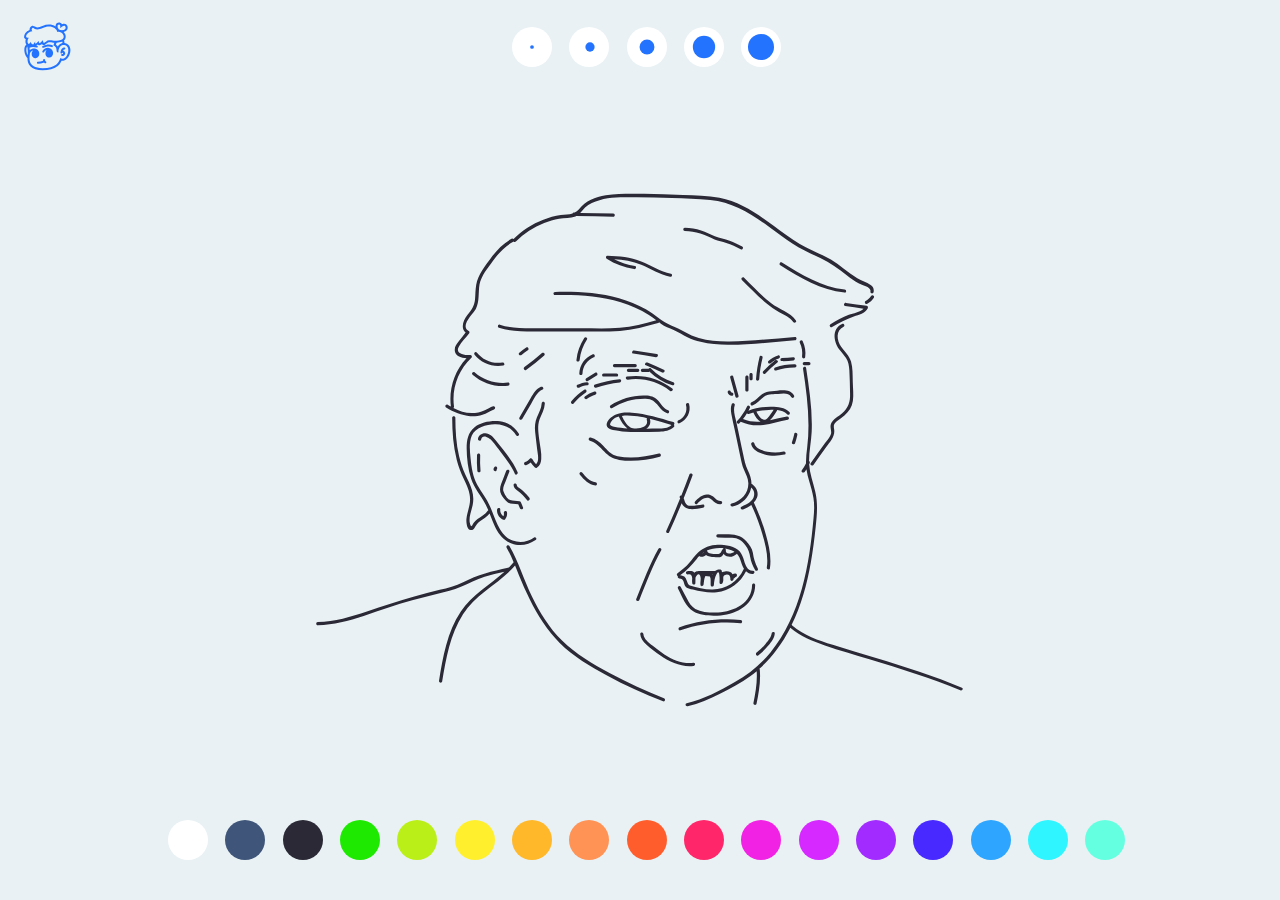
<file: index.html>
<html>
<head>
	
<!---

  This website was made by Michael Shillingburg, who has no association with the Hillary Clinton campaign..

  ..but you should totally vote for her.

  For more toys, GIFs and apps follow @fancymichael on twitter

-->


	<meta http-equiv="Content-Type" content="text/html;charset=utf-8">
	<meta name="author" content="Michael Shillingburg">
	<meta name="description" content="A place to draw on Donald Trump.">
	<meta name="keywords" content="obliterate, me, donald, trump, draw, fun, game, michael, shillingburg, election, toy">
	<link href="main.css" rel="stylesheet" media="screen" type="text/css">
	<script src="https://ajax.googleapis.com/ajax/libs/jquery/3.1.0/jquery.min.js"></script>
  <script>
  (function(i,s,o,g,r,a,m){i['GoogleAnalyticsObject']=r;i[r]=i[r]||function(){
  (i[r].q=i[r].q||[]).push(arguments)},i[r].l=1*new Date();a=s.createElement(o),
  m=s.getElementsByTagName(o)[0];a.async=1;a.src=g;m.parentNode.insertBefore(a,m)
  })(window,document,'script','https://www.google-analytics.com/analytics.js','ga');

  ga('create', 'UA-81671546-1', 'auto');
  ga('send', 'pageview');

</script>
	<script type="text/javascript">
var __slice = Array.prototype.slice;
(function($) {
  var Sketch;
  $.fn.sketch = function() {
    var args, key, sketch;
    key = arguments[0], args = 2 <= arguments.length ? __slice.call(arguments, 1) : [];
    if (this.length > 1) {
      $.error('Sketch.js can only be called on one element at a time.');
    }
    sketch = this.data('sketch');
    if (typeof key === 'string' && sketch) {
      if (sketch[key]) {
        if (typeof sketch[key] === 'function') {
          return sketch[key].apply(sketch, args);
        } else if (args.length === 0) {
          return sketch[key];
        } else if (args.length === 1) {
          return sketch[key] = args[0];
        }
      } else {
        return $.error('Sketch.js did not recognize the given command.');
      }
    } else if (sketch) {
      return sketch;
    } else {
      this.data('sketch', new Sketch(this.get(0), key));
      return this;
    }
  };
  Sketch = (function() {
    function Sketch(el, opts) {
      this.el = el;
      this.canvas = $(el);
      this.el.width = window.innerWidth;
      this.el.height = window.innerHeight;
      this.context = el.getContext('2d');
      this.options = $.extend({
        toolLinks: true,
        defaultTool: 'marker',
        defaultColor: '#2473ff',
        defaultSize: 20
      }, opts);
      this.painting = false;
      this.color = this.options.defaultColor;
      this.size = this.options.defaultSize;
      this.tool = this.options.defaultTool;
      this.actions = [];
      this.action = [];
      this.canvas.bind('click mousedown mouseup mousemove mouseleave mouseout touchstart touchmove touchend touchcancel', this.onEvent);
      if (this.options.toolLinks) {
        $('body').delegate("a[href=\"#" + (this.canvas.attr('id')) + "\"]", 'click', function(e) {
          var $canvas, $this, key, sketch, _i, _len, _ref;
          $this = $(this);
          $canvas = $($this.attr('href'));
          sketch = $canvas.data('sketch');
          _ref = ['color', 'size', 'tool'];
          for (_i = 0, _len = _ref.length; _i < _len; _i++) {
            key = _ref[_i];
            if ($this.attr("data-" + key)) {
              sketch.set(key, $(this).attr("data-" + key));
            }
          }
          if ($(this).attr('data-download')) {
            sketch.download($(this).attr('data-download'));
          }
          return false;
        });
      }
    }
    Sketch.prototype.download = function(format) {
      var mime;
      format || (format = "png");
      if (format === "jpg") {
        format = "jpeg";
      }
      mime = "image/" + format;
      return window.open(this.el.toDataURL(mime));
    };
    Sketch.prototype.set = function(key, value) {
      this[key] = value;
      return this.canvas.trigger("sketch.change" + key, value);
    };
    Sketch.prototype.startPainting = function() {
      this.painting = true;
      return this.action = {
        tool: this.tool,
        color: this.color,
        size: parseFloat(this.size),
        events: []
      };
    };
    Sketch.prototype.stopPainting = function() {
      if (this.action) {
        this.actions.push(this.action);
      }
      this.painting = false;
      this.action = null;
      //return this.redraw();
    };
    Sketch.prototype.onEvent = function(e) {
      if (e.originalEvent && e.originalEvent.targetTouches) {
        if (e.originalEvent.targetTouches[0] !== undefined && e.originalEvent.targetTouches[0].pageX!==undefined){
    e.pageX = e.originalEvent.targetTouches[0].pageX;
}
if (e.originalEvent.targetTouches[0] !== undefined &&e.originalEvent.targetTouches[0].pageY){
    e.pageY = e.originalEvent.targetTouches[0].pageY;
}
      }
      $.sketch.tools[$(this).data('sketch').tool].onEvent.call($(this).data('sketch'), e);
      e.preventDefault();
      return false;
    };
    Sketch.prototype.redraw = function() {
      var sketch;
      this.el.width = this.canvas.width();
      this.context = this.el.getContext('2d');
      sketch = this;
      $.each(this.actions, function() {
        if (this.tool) {
          return $.sketch.tools[this.tool].draw.call(sketch, this);
        }
      });
      if (this.painting && this.action) {
        return $.sketch.tools[this.action.tool].draw.call(sketch, this.action);
      }
    };
    return Sketch;
  })();
  $.sketch = {
    tools: {}
  };
  $.sketch.tools.marker = {
    onEvent: function(e) {
      switch (e.type) {
        case 'mousedown':
        case 'touchstart':
          this.startPainting();
          break;
        case 'mouseup':
        case 'mouseout':
        case 'mouseleave':
        case 'touchend':
        case 'touchcancel':
          this.stopPainting();
      }
      if (this.painting) {
        this.action.events.push({
          x: e.pageX - this.canvas.offset().left,
          y: e.pageY - this.canvas.offset().top,
          event: e.type
        });
        return this.redraw();
      }
    },
    draw: function(action) {
      var event, previous, _i, _len, _ref;
      this.context.lineJoin = "round";
      this.context.lineCap = "round";
      this.context.beginPath();
      this.context.moveTo(action.events[0].x, action.events[0].y);
      _ref = action.events;
      for (_i = 0, _len = _ref.length; _i < _len; _i++) {
        event = _ref[_i];
        this.context.lineTo(event.x, event.y);
        previous = event;
      }
      this.context.strokeStyle = action.color;
      this.context.lineWidth = action.size;
      return this.context.stroke();
    }
  };

  $( document ).ready(function() {
    $('#canvas').sketch();
});


/*
  return $.sketch.tools.eraser = {
    onEvent: function(e) {
      return $.sketch.tools.marker.onEvent.call(this, e);
    },
    draw: function(action) {
      var oldcomposite;
      oldcomposite = this.context.globalCompositeOperation;
      this.context.globalCompositeOperation = "copy";
      action.color = "rgba(0,0,0,0)";
      $.sketch.tools.marker.draw.call(this, action);
      return this.context.globalCompositeOperation = oldcomposite;
    }
  };
  */
})(jQuery);
</script>
	<title>obliterate.me</title>
</head>
<body>
	
<canvas id="canvas" width="3000" height="3000"></canvas>

	<div class="overlay"></div>
	<div class="colorbox">
		<p><a href="#canvas" data-color="#ffffff" style="background-color: #ffffff;"></a></p>
		<p><a href="#canvas" data-color="#3f567a" style="background-color: #3f567a;"></a></p>
		<p><a href="#canvas" data-color="#2a2935" style="background-color: #2a2935;"></a></p>
		<p><a href="#canvas" data-color="#1dea00" style="background-color: #1dea00;"></a></p>
		<p><a href="#canvas" data-color="#bbef18" style="background-color: #bbef18;"></a></p>
		<p><a href="#canvas" data-color="#ffef2c" style="background-color: #ffef2c;"></a></p>
		<p><a href="#canvas" data-color="#ffb829" style="background-color: #ffb829;"></a></p>
		<p><a href="#canvas" data-color="#ff9255" style="background-color: #ff9255;"></a></p>
		<p><a href="#canvas" data-color="#ff5e2c" style="background-color: #ff5e2c;"></a></p>
		<p><a href="#canvas" data-color="#ff276a" style="background-color: #ff276a;"></a></p>
		<p><a href="#canvas" data-color="#f222e4" style="background-color: #f222e4;"></a></p>
		<p><a href="#canvas" data-color="#d529ff" style="background-color: #d529ff;"></a></p>
		<p><a href="#canvas" data-color="#a22cff" style="background-color: #a22cff;"></a></p>
		<p><a href="#canvas" data-color="#4829ff" style="background-color: #4829ff;"></a></p>
		<p><a href="#canvas" data-color="#2ea6ff" style="background-color: #2ea6ff;"></a></p>
		<p><a href="#canvas" data-color="#2ef5ff" style="background-color: #2ef5ff;"></a></p>
		<p><a href="#canvas" data-color="#64ffe1" style="background-color: #64ffe1;"></a></p>
	</div>
  <div onclick="location.href = 'http://www.shillingburg.co/';" class="av"></div>
  <div class="sizebox">
      <p><a href="#canvas" style="background-size: 10%;" data-size="3"></a></p>
      <p><a href="#canvas" style="background-size: 24%;" data-size="7"></a></p>
      <p><a href="#canvas" style="background-size: 40%;" data-size="12"></a></p>
      <p><a href="#canvas" style="background-size: 59%;" data-size="20"></a></p>
      <p><a href="#canvas" style="background-size: 70%;" data-size="50"></a></p>
  </div>
</body>

</html>
</file>
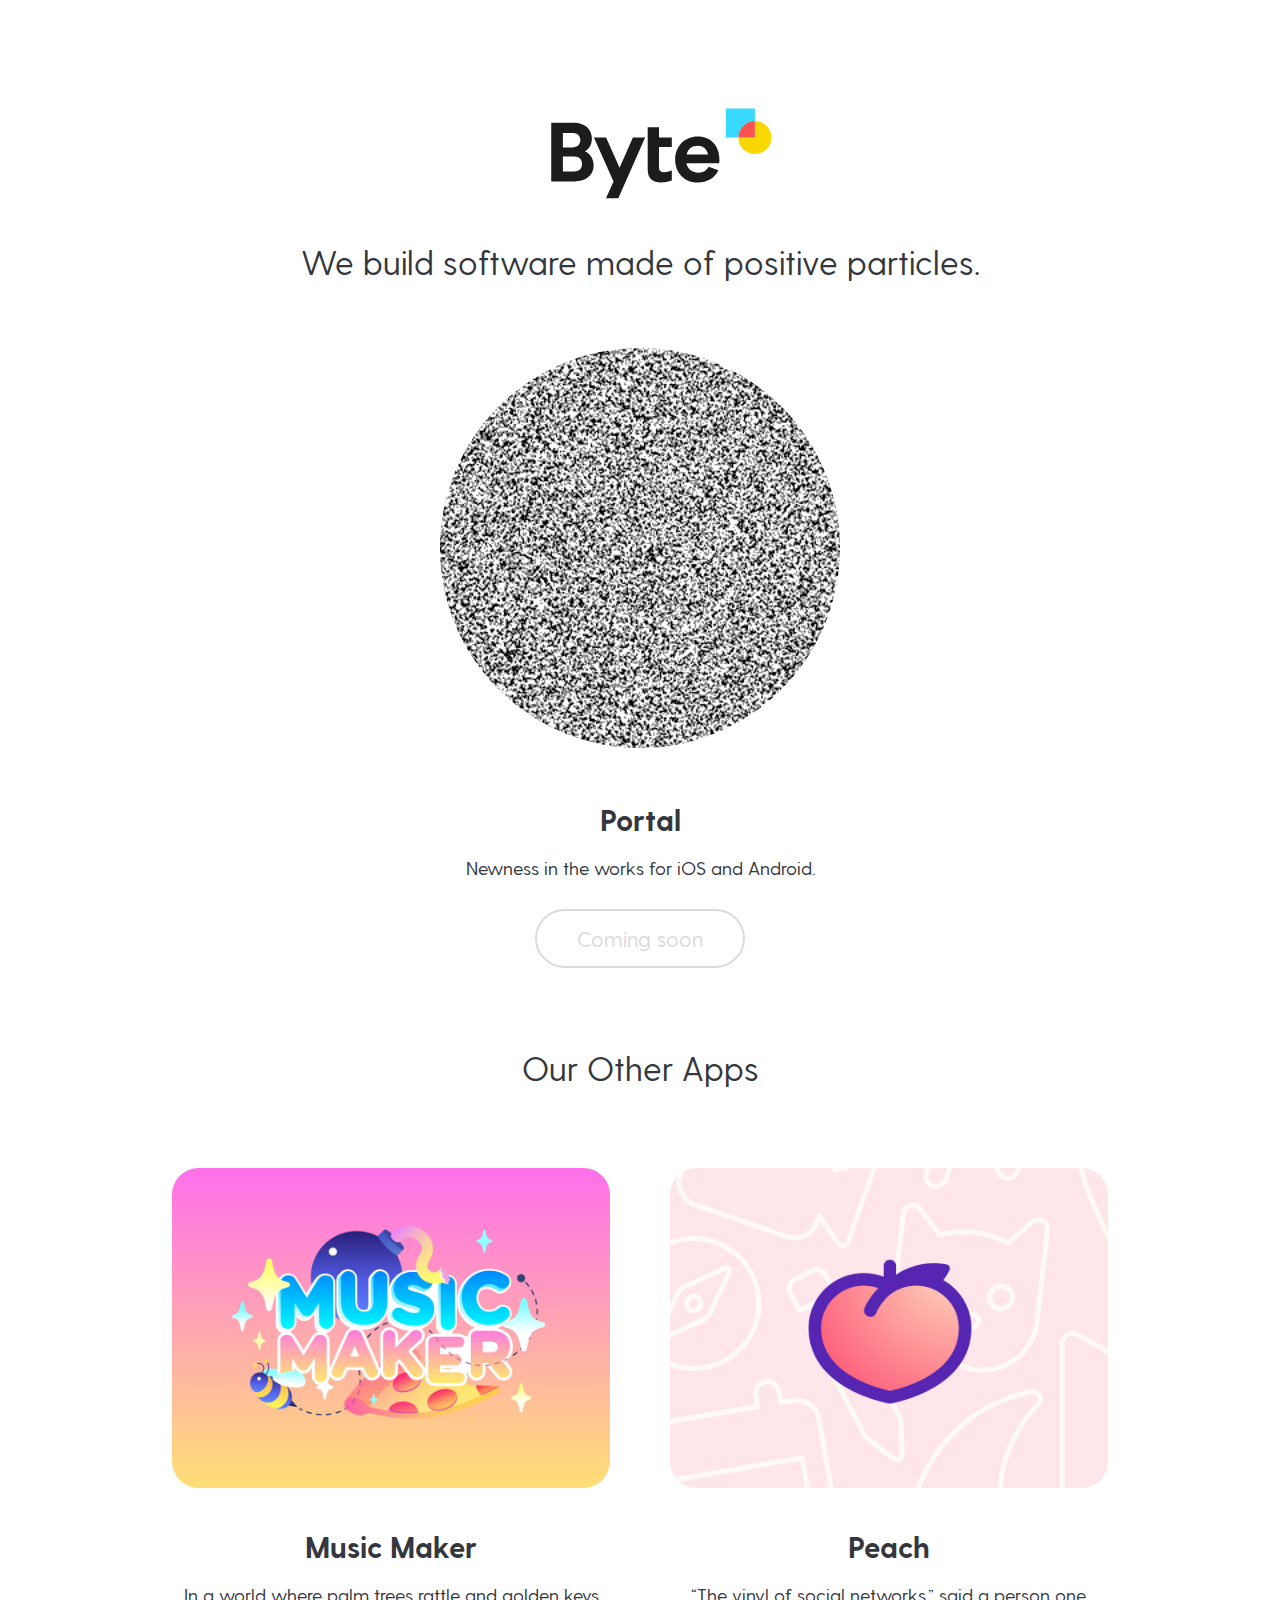
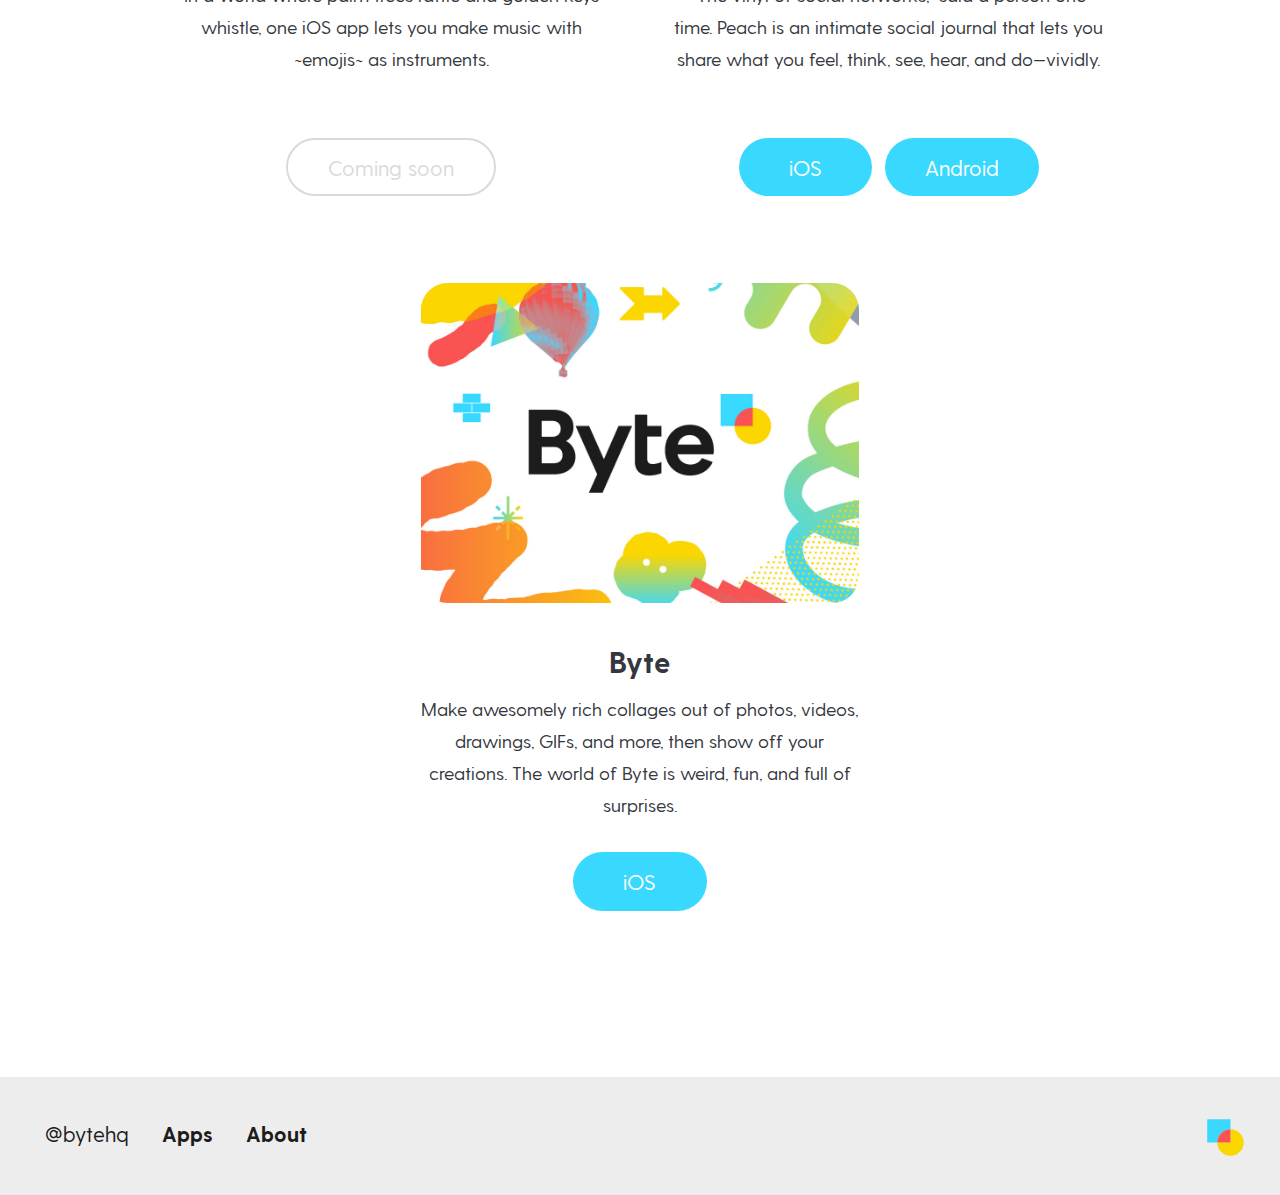
<file: byte/index.html>
<!---

                                            
88888888ba                                 
88      "8b               ,d               
88      ,8P               88               
88aaaaaa8P' 8b       d8 MM88MMM  ,adPPYba,  
88""""""8b, `8b     d8'   88    a8P_____88  
88      `8b  `8b   d8'    88    8PP"""""""  
88      a8P   `8b,d8'     88,   "8b,   ,aa  
88888888P"      Y88'      "Y888  `"Ybbd8"'  
                d8'                        
               d8'    

-->


<html>
<head>


	<meta http-equiv="Content-Type" content="text/html;charset=utf-8">
	<meta name="author" content="Byte Inc">
	<meta name="description" content="We're a small company dedicated to building software made of positive particles.">
	<meta name="keywords" content="byte, inc, peach, portal, apps, iphone, android, mobile">
  <meta name="viewport" content="width=device-width">
  <meta property="og:image" content="images/byte.jpg" />
  <meta property="og:description" content="We're a small company dedicated to building software made of positive particles." />
	<link href="main.css" rel="stylesheet" media="screen" type="text/css">
  <link rel='shortcut icon' href='favicon.ico' type='image/x-icon'/ >
	
	<title>Byte</title>
</head>
<body>
  <div class="homeLogoHeader" onclick="location.href = 'index.html';"></div>
  <div class="homeFeatured">
    <h2>We build software made of positive particles.</h2>
    <div id="portal" class="featureBox portal" onclick="portalanim('portal');"></div>
    <h3>Portal</h3>
    <p>Newness in the works for iOS and Android.<br></p>
    <button class="disabled">Coming soon</button>
  </div>
  <div class="homeApps">
    <h2>Our Other Apps</h2>
    <div class="appBlock">
      <div id="musicMaker" class="appBox musicMaker" onclick="jiggle('musicMaker');"></div>
      <h3>Music Maker</h3>
      <p>In a world where palm trees rattle and golden keys whistle, one iOS app lets you make music with ~emojis~ as instruments.</p>
      <button class="disabled">Coming soon</button>
    </div>
    <div class="appBlock">
      <div id="peach" class="appBox peach" onclick="jiggle('peach');"></div>
      <h3>Peach</h3>
      <p>“The vinyl of social networks,” said a person one time. Peach is an intimate social journal that lets you share what you feel, think, see, hear, and do—vividly.</p>
      <a href="https://itunes.apple.com/us/app/peach-share-vividly/id1067891186?mt=8"><button>iOS</button></a><a href="https://play.google.com/store/apps/details?id=cool.peach&hl=en"><button>Android</button></a>
    </div>
    <div class="appBlock">
      <div id="byte" class="appBox byte" onclick="jiggle('byte');"></div>
      <h3>Byte</h3>
      <p>Make awesomely rich collages out of photos, videos, drawings, GIFs, and more, then show off your creations. The world of Byte is weird, fun, and full of surprises.</p>
      <a href="https://itunes.apple.com/us/app/byte-create-awesome/id1021378991?mt=8"><button>iOS</button></a>
    </div>
  </div>

  <a href="jobs.html"><button class="homeHireButton"><a href="jobs.html">Interested in working with us? We're Hiring!</button></a>
<footer><div class="left"><div class="right" onclick="location.href = 'index.html';"></div>
    <a href="http://www.twitter.com/bytehq" style="font-weight: 300;">@bytehq</a>
    <a href="index.html">Apps</a>
    <a href="about.html">About</a>
  </div>
  </footer>

</body>
</html>

<script> 
    
  function jiggle (element) {
      document.getElementById(element).className += " jiggle";
      setTimeout(function () {
        document.getElementById(element).className = "appBox " + element;
      }, 700);
  }

  function portalanim (element) {
      document.getElementById(element).className += " portalanim";
      setTimeout(function () {
        document.getElementById(element).className = "featureBox " + element;
      }, 2000);
  }

</script>
</file>
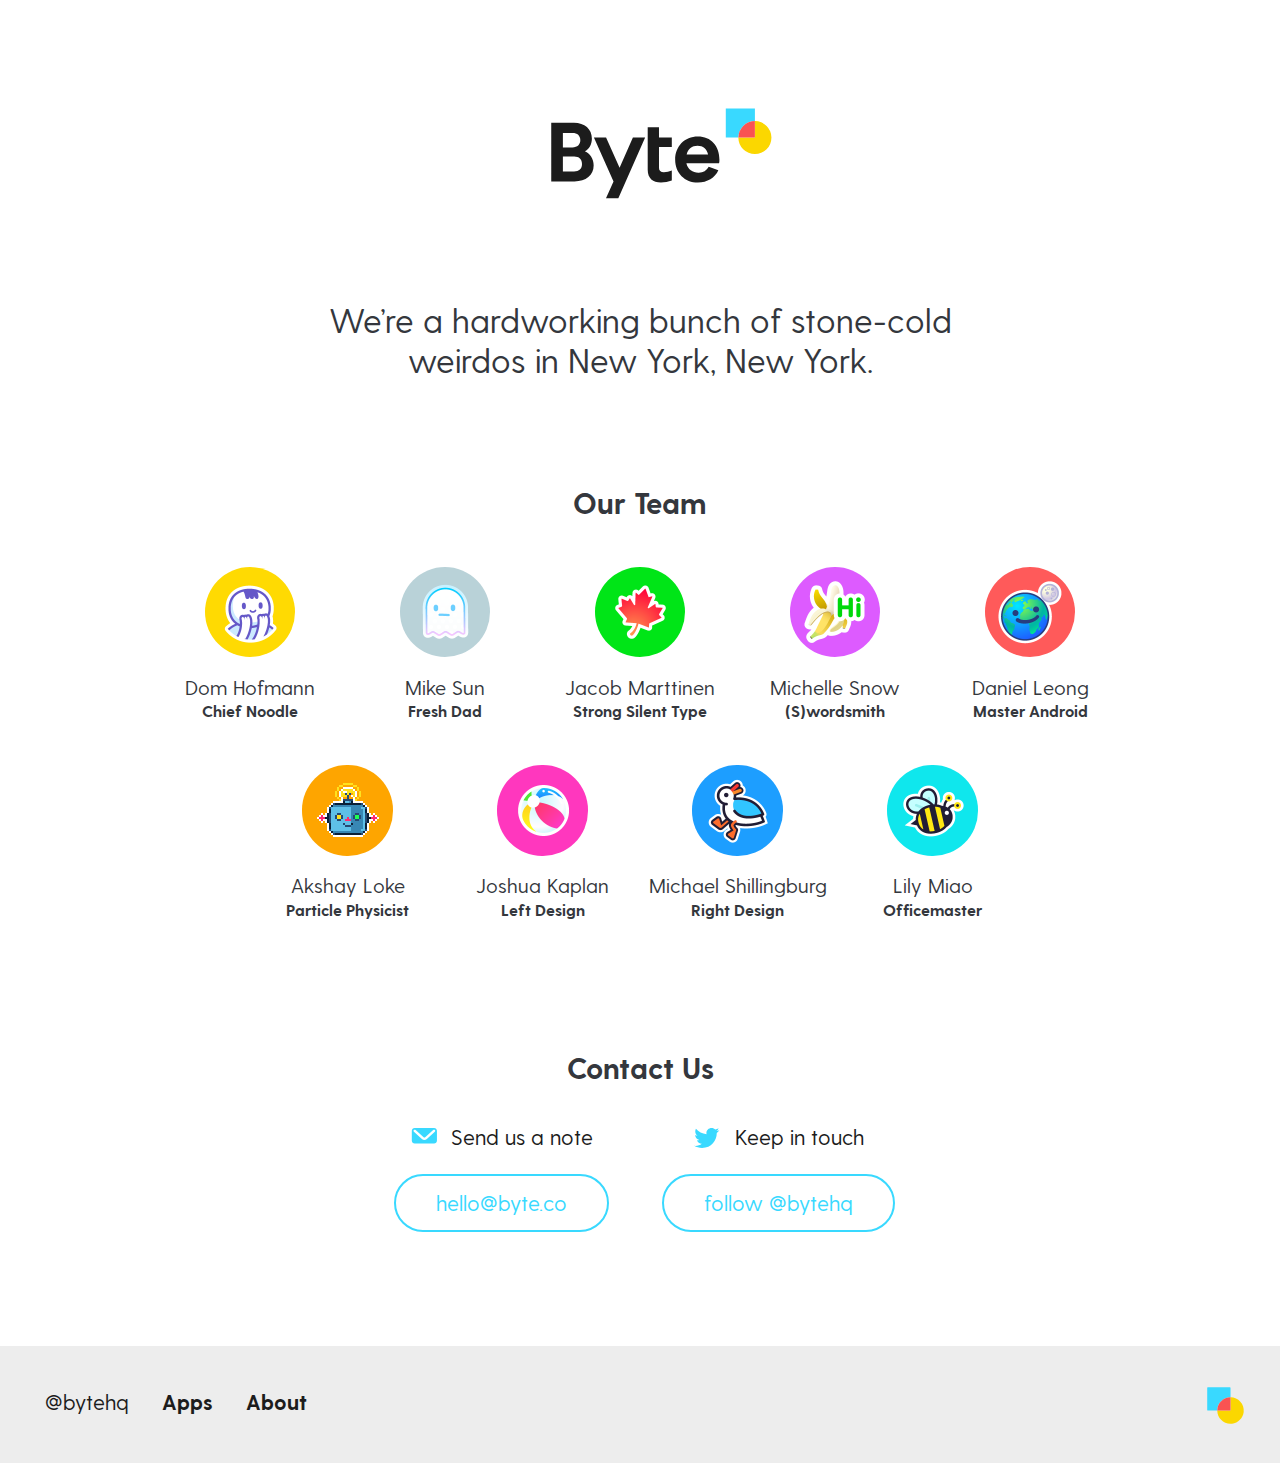
<file: byte/about.html>
<!---

                                            
88888888ba                                 
88      "8b               ,d               
88      ,8P               88               
88aaaaaa8P' 8b       d8 MM88MMM  ,adPPYba,  
88""""""8b, `8b     d8'   88    a8P_____88  
88      `8b  `8b   d8'    88    8PP"""""""  
88      a8P   `8b,d8'     88,   "8b,   ,aa  
88888888P"      Y88'      "Y888  `"Ybbd8"'  
                d8'                        
               d8'    

-->

<html>
<head>
	<meta http-equiv="Content-Type" content="text/html;charset=utf-8">
  <meta name="author" content="Byte Inc">
  <meta name="description" content="We're a small company dedicated to building software made of positive particles.">
  <meta name="keywords" content="byte, inc, peach, portal, apps, iphone, android, mobile">
  <meta name="viewport" content="width=device-width">
  <meta property="og:image" content="http://www.byte.co/images/byte.jpg" />
  <meta property="og:description" content="We're a small company dedicated to building software made of positive particles." />
  <link href="main.css" rel="stylesheet" media="screen" type="text/css">
  <link rel='shortcut icon' href='favicon.ico' type='image/x-icon'/ >
	
	<title>Byte – About</title>
</head>
<body>
  <div class="homeLogoHeader" onclick="location.href = 'index.html';"></div>
  <br><br>
  <div class="homeFeatured">
    <h2 class="aboutSubhead">We’re a hardworking bunch of stone-cold weirdos in New York, New York.</h2><br>
    <h3>Our Team</h3>
    <div class="aboutTeam">
      <div class="bio">
        <div class="bioImage" style="background-color: #ffda02;"><a href="http://www.twitter.com/dhof"><img src="images/stickers/dom.png"></a></div>
        <h2>Dom Hofmann</h2>
        <h3>Chief Noodle</h3>
      </div>
      <div class="bio">
        <div class="bioImage" style="background-color: #b9d2d8;"><a href="http://msun.io/"><img src="images/stickers/mike.png"></a></div>
        <h2>Mike Sun</h2>
        <h3>Fresh Dad</h3>
      </div>
      <div class="bio">
        <div class="bioImage" style="background-color: #00e517;"><a href="http://marttinen.ca/"><img src="images/stickers/jacob.png"></a></div>
        <h2>Jacob Marttinen</h2>
        <h3>Strong Silent Type</h3>
      </div>
      <div class="bio">
        <div class="bioImage" style="background-color: #dd5bff;"><a href="https://twitter.com/shinyshinysocks"><img src="images/stickers/michelle.png"></a></div>
        <h2>Michelle Snow</h2>
        <h3>(S)wordsmith</h3>
      </div>
      <div class="bio">
        <div class="bioImage" style="background-color: #ff5a5a;"><a href="http://www.dhleong.net"><img src="images/stickers/daniel.png"></a></div>
        <h2>Daniel Leong</h2>
        <h3>Master Android</h3>
      </div>
      <div class="bio">
        <div class="bioImage" style="background-color: #fea500;"><a href="http://www.akshayloke.com"><img src="images/stickers/akshay.png"></a></div>
        <h2>Akshay Loke</h2>
        <h3>Particle Physicist</h3>
      </div>
      <div class="bio">
        <div class="bioImage" style="background-color: #ff37be;"><a href="http://www.twitter.com/whereskap"><img src="images/stickers/josh.png"></a></div>
        <h2>Joshua Kaplan</h2>
        <h3>Left Design</h3>
      </div>
      <div class="bio">
        <div class="bioImage" style="background-color: #1d9eff;"><a href="http://shillingburg.co"><img src="images/stickers/michael.png"></a></div>
        <h2>Michael Shillingburg</h2>
        <h3>Right Design</h3>
      </div>
      <div class="bio">
        <div class="bioImage" style="background-color: #0fe7ed;"><a href="https://en.wikipedia.org/wiki/Special:Random"><img src="images/stickers/lily.png"></a></div>
        <h2>Lily Miao</h2>
        <h3>Officemaster</h3>
      </div>
    </div>
    <br><br>
    <h3>Contact Us</h3>
 
        <center>
        <div class="contactBox">
        <h4><img src="images/mail.svg" width="40" /> Send us a note</h4>
        <a href="mailto:hello@byte.co"><button class="contactButton">hello@byte.co</button></a>
        </div>
        <div class="contactBox">
        <h4><img src="images/twitter.svg" width="40" /> Keep in touch</h4>
        <a href="http://www.twitter.com/bytehq"><button class="contactButton">follow @bytehq</button></a>
        </div>
      </center>
    </div>

<footer><div class="left"><div class="right" onclick="location.href = 'index.html';"></div>
    <a href="http://www.twitter.com/bytehq" style="font-weight: 300;">@bytehq</a>
    <a href="index.html">Apps</a>
    <a href="about.html">About</a>
  </div>
  </footer>

</body>

</html>
</file>
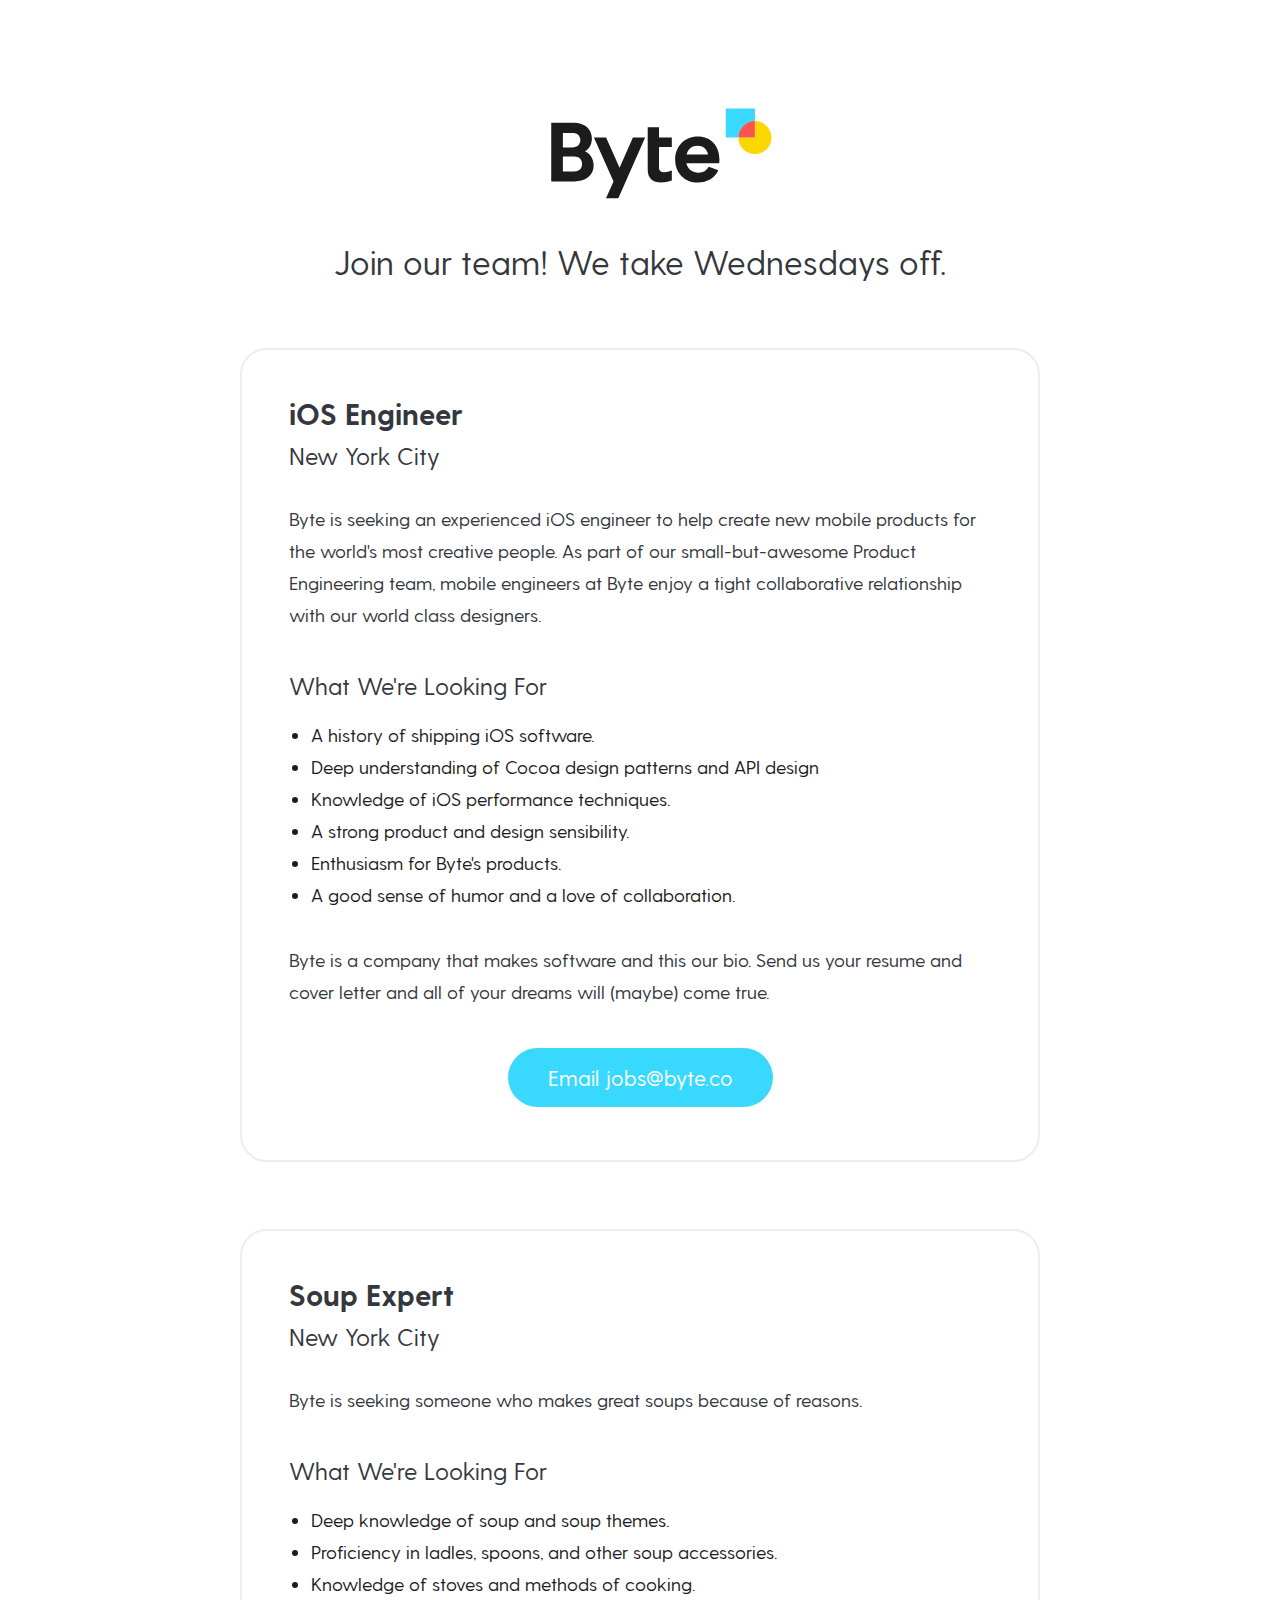
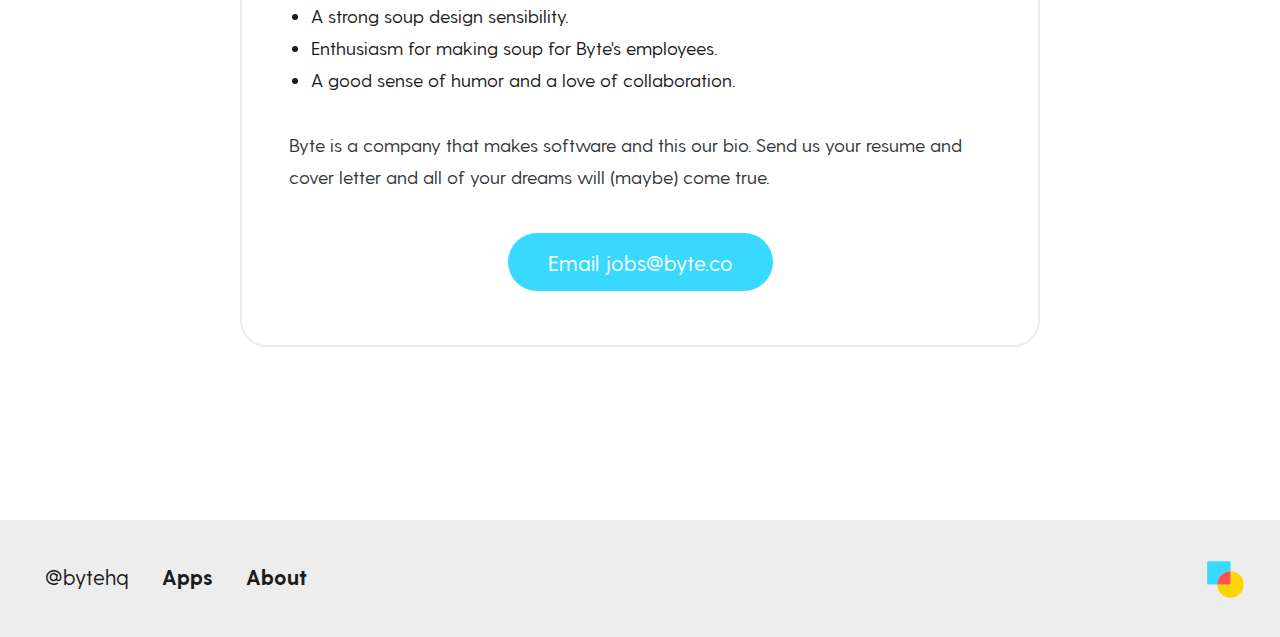
<file: byte/jobs.html>
<!---

                                            
88888888ba                                 
88      "8b               ,d               
88      ,8P               88               
88aaaaaa8P' 8b       d8 MM88MMM  ,adPPYba,  
88""""""8b, `8b     d8'   88    a8P_____88  
88      `8b  `8b   d8'    88    8PP"""""""  
88      a8P   `8b,d8'     88,   "8b,   ,aa  
88888888P"      Y88'      "Y888  `"Ybbd8"'  
                d8'                        
               d8'    

-->

<html>
<head>

	<meta http-equiv="Content-Type" content="text/html;charset=utf-8">
  <meta name="author" content="Byte Inc">
  <meta name="description" content="We're a small company dedicated to building software made of positive particles.">
  <meta name="keywords" content="byte, inc, peach, portal, apps, iphone, android, mobile">
  <meta name="viewport" content="width=device-width">
  <meta property="og:image" content="images/byte.jpg" />
  <meta property="og:description" content="We're a small company dedicated to building software made of positive particles." />
  <link href="main.css" rel="stylesheet" media="screen" type="text/css">
  <link rel='shortcut icon' href='favicon.ico' type='image/x-icon'/ >
	
	<title>Byte – Jobs</title>
</head>
<body>
  <div class="homeLogoHeader" onclick="location.href = 'index.html';"></div>
  <div class="homeFeatured">
    <h2>Join our team! We take Wednesdays off.</h2>
   <div class="jobBox">
    <h2>iOS Engineer</h2>
    <h3>New York City</h3>
    <p>Byte is seeking an experienced iOS engineer to help create new mobile products for the world's most creative people.

As part of our small-but-awesome Product Engineering team, mobile engineers at Byte enjoy a tight collaborative relationship with our world class designers.</p>

  <h3>What We're Looking For</h3>
  <ul>
    <li>A history of shipping iOS software.</li>
    <li>Deep understanding of Cocoa design patterns and API design</li>
    <li>Knowledge of iOS performance techniques.</li>
    <li>A strong product and design sensibility.</li>
    <li>Enthusiasm for Byte's products.</li>
    <li>A good sense of humor and a love of collaboration.</li>
  </ul>
  <p>Byte is a company that makes software and this our bio. Send us your resume and cover letter and all of your dreams will (maybe) come true.</p>
    <center><button>Email jobs@byte.co</button></center>
   </div>

      <div class="jobBox">
    <h2>Soup Expert</h2>
    <h3>New York City</h3>
    <p>Byte is seeking someone who makes great soups because of reasons.</p>

  <h3>What We're Looking For</h3>
  <ul>
    <li>Deep knowledge of soup and soup themes.</li>
    <li>Proficiency in ladles, spoons, and other soup accessories.</li>
    <li>Knowledge of stoves and methods of cooking.</li>
    <li>A strong soup design sensibility.</li>
    <li>Enthusiasm for making soup for Byte's employees.</li>
    <li>A good sense of humor and a love of collaboration.</li>
  </ul>
  <p>Byte is a company that makes software and this our bio. Send us your resume and cover letter and all of your dreams will (maybe) come true.</p>
    <center><button>Email jobs@byte.co</button></center>
   </div>
  </div>
</div>
<footer><div class="left"><div class="right" onclick="location.href = 'index.html';"></div>
    <a href="http://www.twitter.com/bytehq" style="font-weight: 300;">@bytehq</a>
    <a href="index.html">Apps</a>
    <a href="about.html">About</a>
  </div>
  </footer>

</body>

</html>
</file>
<file: main.css>
body {
	padding: 0;
	margin: 0;
	margin-left: 0;
	overflow: hidden;
	background-color: #e9f1f4;
}

#canvas {

	background-size: cover;
	position: fixed;

}

.roundbutton {
	width: 60pt;
	height: 60pt;
	border-radius: 30pt;
	background-color: #2473ff;
	position: fixed;
	top: 50%;
	margin-top: -30pt;
	margin-left: 20pt;
	vertical-align: middle;
	z-index: 2;
	float: left;
	cursor: pointer;
	-webkit-transition: transform 0.6s cubic-bezier(.05,.87,.55,1);
}

.colorbox a {
	width: 30pt;
	height: 30pt;
	display: block;
	border-radius: 30pt;
	margin-left: 10pt;
	cursor: pointer;
	-webkit-transition: transform 0.6s cubic-bezier(.05, .87, .55, 1);
	box-sizing:border-box;
	pointer-events: auto;
}

.colorbox p {
	display: inline-block;
	margin-top: 20pt;
	margin-bottom: 0;
}

.colorbox a:hover {
	-webkit-transform: scale(1.2, 1.2);
}

.colorbox a:focus {
	-webkit-transform: scale(1.3, 1.3);
}

.roundbutton img {
	width: 100%;
	height: 100%;
}

.overlay {
	position: fixed;
	width: 100%;
	height: 100%;
	background-image: url(images/tp.svg);
	background-size: auto 60%;
	pointer-events:none;
	background-repeat: no-repeat;
	background-position: center center;
}

.av {
	width: 50pt;
	height: 50pt;
	background-image: url(images/av.svg);
	background-size: 80% 80%;
	position: fixed;
	background-repeat: no-repeat;
	background-position: center center;
	-webkit-transition: background-size 0.4s cubic-bezier(.05, .87, .55, 1);
	top:10pt;
	left: 10pt;
	cursor: pointer;
}

.av:hover {
	background-size: 100% 100%;
	-webkit-transition: background-size 0.4s cubic-bezier(.05, .87, .55, 1);
}

.colorbox {
	position: fixed;
	overflow: auto;
	width: 100%;
	height: 80pt;
	bottom:0;
	text-align: center;
	pointer-events:none;
}

.sizebox {
	position: fixed;
	overflow: auto;
	width: 100%;
	height: 80pt;
	top:0;
	text-align: center;
	pointer-events: none;
}

.sizebox p {
	display: inline-block;
	margin-top: 20pt;
	margin-bottom: 0;
}

.sizebox a {
	pointer-events: auto;
	background-color: #fff;
	width: 30pt;
	height: 30pt;
	display: block;
	border-radius: 30pt;
	margin-left: 10pt;
	cursor: pointer;
	-webkit-transition: transform 0.6s cubic-bezier(.05, .87, .55, 1);
	box-sizing:border-box;
	background-image: url(images/dot.svg);
	background-size: 70%;
	background-position: center center;
	background-repeat: no-repeat;
}

.sizebox a:focus {
	-webkit-transform: scale(1.3, 1.3);
}
</file>
<file: byte/main.css>
/*  Hi! Welcome to our CSS!  */


/* ––––  Font Designation ––– */

@font-face {
	font-family: "Greycliff";
	font-weight: 300;
	src: url('fonts/greycliff_reg.eot');
	src: url('fonts/greycliff_reg.woff2') format('woff2'),
       url('fonts/greycliff_reg.woff') format('woff'),
       url('fonts/greycliff_reg.ttf') format('truetype');
}

@font-face {
	font-family: "Greycliff";
	font-weight: 500;
	src: url('fonts/greycliff_bold.eot');
	src: url('fonts/greycliff_bold.woff2') format('woff2'),
       	url('fonts/greycliff_bold.woff') format('woff'),
   		url('fonts/greycliff_bold.ttf') format('truetype');
}



/* ––––  Global Styles ––– */

body {
	margin: 0;
	background-color: #fff;
	font-family: "Greycliff", sans-serif;
	font-size: 18pt;
	color: #34373d;
	font-weight: 300;
}

p {
	max-width: 350pt;
	margin-left: auto;
	margin-right: auto;
	font-family: "Greycliff", sans-serif;
	font-size: 14pt;
	line-height: 24pt;
	color: #34373d;
	font-weight: 300;
}

h2 {
	font-family: "Greycliff", sans-serif;
	font-size: 24pt;
	color: #34373d;
	font-weight: 300;
}

h3 {
	font-family: "Greycliff", sans-serif;
	font-size: 22pt;
	color: #34373d;
	font-weight: 500;
	margin-bottom: -3pt;
}

button {
	border: none;
	background-color: #39d9ff;
	color: #fff;
	min-width: 100pt;
	font-family: "Greycliff", sans-serif;
	font-weight: 300;
	font-size: 16pt;
	padding-left: 30pt;
	padding-right: 30pt;
	height: 44pt;
	border-radius: 25pt;
	margin: 5pt;
	cursor: pointer;
	transition: transform 0.4s cubic-bezier(.06,.7,.43,.98);
	-webkit-transition: transform 0.4s cubic-bezier(.06,.7,.43,.98);
	-ms-transition: transform 0.4s cubic-bezier(.06,.7,.43,.98);
	-moz-transition: transform 0.4s cubic-bezier(.06,.7,.43,.98);
}

button:focus {
	outline: none;
}

button:hover {
	transform: scale(1.05, 1.05);
}

.disabled {
	background-color: #fff;
	border: 2pt solid #d9dadb;
	font-weight: 300;
	color: #d9dadb;
}

.disabled:hover {
	transform: none;
	cursor: default;
}

footer {
	box-sizing: border-box;
	-moz-box-sizing: border-box;
	-webkit-box-sizing: border-box;
	width: 100%;
	background-color: #ededed;
	margin-top: 80pt;
	min-height: 88pt;
	padding-top: 20pt;
	font-family: "Greycliff", sans-serif;
	font-size: 16pt;
	font-weight: 500;
	background-image: url(images/byteEmblem.svg);
	background-size: auto 40%;
	background-repeat: no-repeat;
	background-position: right center;
}

footer a {
	text-decoration: none;
	color: #1c1c1c;
	padding-right: 20pt;
}

footer a:hover {
	text-decoration: none;
	color: #39d9ff;
}

footer .left {
	width: 100%;
	display: block;
	text-align: left;
	box-sizing: border-box;
	-moz-box-sizing: border-box;
	-webkit-box-sizing: border-box;
	margin-top: -22pt;
	padding: 34pt;
	font-size: 16pt;
}

footer .right {
	width: 100pt;
	height:  54pt;
	position: relative;
	right: -20pt;
	top: -20pt;
	float: right;
	background-color: transparent;
	white-space: nowrap;
	cursor: pointer;
}

.center {
	text-align: center;
}


/* ––––  Home ––– */

.homeLogoHeader {
	width: 100%;
	height: 240pt;
	background-image: url(images/byteLogo.svg);
	background-repeat: no-repeat;
	background-position: center center;
	background-size: 220pt;
	cursor: pointer;
	transition: transform 1s ease;
	-webkit-transition: transform 1s ease;
	-moz-transition: transform 1s ease;
	-ms-transition: transform 1s ease;
}

.homeLogoHeader:hover {
	transition: transform 1s ease;
	animation: float 2s infinite cubic-bezier(.28,0,.58,1);
	-webkit-transition: transform 1s ease;
	-webkit-animation: float 2s infinite cubic-bezier(.28,0,.58,1);
	-moz-transition: transform 1s ease;
	-moz-animation: float 2s infinite cubic-bezier(.28,0,.58,1);
	-ms-transition: transform 1s ease;
	-ms-animation: float 2s infinite cubic-bezier(.28,0,.58,1);
}

.homeFeatured {
	box-sizing: border-box;
	-moz-box-sizing: border-box;
	-webkit-box-sizing: border-box;
	width: 100%;
	margin-top: -80pt;
	background-color: #fff;
	font-family: "Greycliff", sans-serif;
	font-size: 30pt;
	color: #1c1c1c;
	text-align: center;
	padding-right: 10pt;
	padding-left: 10pt;
	margin-bottom: 14pt;
	overflow: hidden;
}

.homeFeatured .featureBox {
	box-sizing: border-box;
	-moz-box-sizing: border-box;
	-webkit-box-sizing: border-box;
	margin-left: auto;
	margin-right: auto;
	margin-top: 50pt;
	margin-bottom: 40pt;
	width: 300pt;
	max-width: 650pt;
	height: 300pt;
	min-height: 250pt;
	max-height: 300pt;
	cursor: pointer;
	background-image: url(images/noise.gif);
	background-size: 500pt auto;
	background-position: center center;
	border-radius: 400pt;
	border: 0px #fff solid;
	transition: transform 0.4s cubic-bezier(.06,.7,.43,.98), box-shadow 0.4s ease;
	-webkit-transition: transform 0.4s cubic-bezier(.06,.7,.43,.98), box-shadow 0.4s ease;
	-moz-transition: transform 0.4s cubic-bezier(.06,.7,.43,.98), box-shadow 0.4s ease;
	-ms-transition: transform 0.4s cubic-bezier(.06,.7,.43,.98), box-shadow 0.4s ease;
}

.homeApps {
	box-sizing: border-box;
	-moz-box-sizing: border-box;
	-webkit-box-sizing: border-box;
	text-align: center;
	width: 100%;
	background-color: #fff;
	padding: 20pt;
	margin-bottom: 70pt;
}

.homeApps .appBlock {
	box-sizing: border-box;
	-moz-box-sizing: border-box;
	-webkit-box-sizing: border-box;
	position: relative;
	top: 0;
	padding: 20pt;
	min-width: 300pt;
	max-width: 320pt;
	display: inline-block;
}

.appBlock .appBox {
	margin-top: 20pt;
	margin-bottom: 30pt;
	margin-left: auto;
	margin-right: auto;
	width: 240pt;
	background-color: transparent;
	height: 240pt;
	cursor: pointer;
	border-radius: 20pt;
	overflow: hidden;
	box-shadow: 0px 0px 5px #fff;
	background-repeat: no-repeat;
	transition: transform 0.4s cubic-bezier(.06,.7,.43,.98), box-shadow 0.4s cubic-bezier(.06,.7,.43,.98);
	-webkit-transition: transform 0.4s cubic-bezier(.06,.7,.43,.98), box-shadow 0.4s cubic-bezier(.06,.7,.43,.98);
	-moz-transition: transform 0.4s cubic-bezier(.06,.7,.43,.98), box-shadow 0.4s cubic-bezier(.06,.7,.43,.98);
	-ms-transition: transform 0.4s cubic-bezier(.06,.7,.43,.98), box-shadow 0.4s cubic-bezier(.06,.7,.43,.98);
}

.appBlock .appBox img {
	width: 100%;
	height: auto;
}

.appBlock p {
	min-height: 100pt;
	display: inline-block;
}

.homeHireButton {
	padding: 16pt 26pt 16pt 26pt;
	border-radius: 34pt;
	height: auto;
	background-color: transparent;
	border: 2pt solid #ededed;
	font-weight: 300;
	font-size: 16pt;
	margin-left: auto;
	margin-right: auto;
	display: none;
	transition: color 0.2s ease, border 0.2s ease;
	-webkit-transition: color 0.2s ease, border 0.2s ease;
	-moz-transition: color 0.2s ease, border 0.2s ease;
	-ms-transition: color 0.2s ease, border 0.2s ease;
}

.homeHireButton a {
	text-decoration: none;
	color: #39d9ff;
}

.homeHireButton:hover {
	transform: none;
	border: 2pt #39d9ff solid;
	color: #fff;
	transition: color 0.2s ease, border 0.2s ease;
	-webkit-transition: color 0.2s ease, border 0.2s ease;
	-moz-transition: color 0.2s ease, border 0.2s ease;
	-ms-transition: color 0.2s ease, border 0.2s ease;
}

.peach {
	background-image: url(images/peach.jpg);
	background-position: center center;
	background-size: cover;
}

.peach:hover {
	transform: scale(1.03, 1.03);
	-webkit-transform: scale(1.03, 1.03);
	-ms-transform: scale(1.03, 1.03);
	-moz-transform: scale(1.03, 1.03);
	box-shadow: 0px 10px 30px rgba(255, 230, 235, 0.5);
}

.portal:hover {
	transform: scale(1.03, 1.03);
	-webkit-transform: scale(1.03, 1.03);
	-ms-transform: scale(1.03, 1.03);
	-moz-transform: scale(1.03, 1.03);
	box-shadow: 0px 10px 30px rgba(238, 237, 239, 0.3);
}

.byte {
	background-image: url(images/byte.jpg);
	background-position: center center;
	background-size: cover;
}

.byte:hover {
	transform: scale(1.03, 1.03);
	-webkit-transform: scale(1.03, 1.03);
	-ms-transform: scale(1.03, 1.03);
	-moz-transform: scale(1.03, 1.03);
	box-shadow: 0px 10px 30px rgba(57, 217, 255, 0.2);
}

.musicMaker {
	background-image: url(images/musicMaker.jpg);
	background-position: center center;
	background-size: cover;
}

.musicMaker:hover {
	transform: scale(1.03, 1.03);
	-webkit-transform: scale(1.03, 1.03);
	-ms-transform: scale(1.03, 1.03);
	-moz-transform: scale(1.03, 1.03);
	box-shadow: 0px 10px 30px rgba(255, 237, 104, 0.5);
}

.jiggle {
	animation: jiggle 0.5s forwards cubic-bezier(.06,.7,.43,.98);
	-moz-animation: jiggle 0.5s forwards cubic-bezier(.06,.7,.43,.98);
	-ms-animation: jiggle 0.5s forwards cubic-bezier(.06,.7,.43,.98);
	-webkit-animation: jiggle 0.5s forwards cubic-bezier(.06,.7,.43,.98);
}

.portalanim {
	animation: portal 2s forwards cubic-bezier(.06,.7,.43,.98);
	-moz-animation: portal 2s forwards cubic-bezier(.06,.7,.43,.98);
	-ms-animation: portal 2s forwards cubic-bezier(.06,.7,.43,.98);
	-webkit-animation: portal 2s forwards cubic-bezier(.06,.7,.43,.98);
}

/* ––––  Jobs ––– */


.homeFeatured .jobBox {
	margin-left: auto;
	margin-right: auto;
	box-sizing: border-box;
	-moz-box-sizing: border-box;
	-webkit-box-sizing: border-box;
	padding: 35pt;
	padding-top: 16pt;
	margin-top: 50pt;
	text-align: left;
	margin-bottom: 50pt;
	width: 90%;
	max-width: 600pt;
	min-height: 250pt;
	background-size: cover;
	border: 2pt solid #ededed;
	background-position: center center;
	border-radius: 20pt;
	transition: transform 0.4s cubic-bezier(.06,.7,.43,.98), box-shadow 0.4s ease;
	-webkit-transition: transform 0.4s cubic-bezier(.06,.7,.43,.98), box-shadow 0.4s ease;
	-moz-transition: transform 0.4s cubic-bezier(.06,.7,.43,.98), box-shadow 0.4s ease;
	-ms-transition: transform 0.4s cubic-bezier(.06,.7,.43,.98), box-shadow 0.4s ease;
}

.jobBox h2 {
	font-weight: 500;
	font-size: 22pt;
	margin-bottom: 2pt;
}

.jobBox h3 {
	font-weight: 300;
	font-size: 18pt;
	margin: 0;
	padding-top: 5pt;
	margin-bottom: 10pt;
}

.jobBox p {
	max-width: none;
	margin-top: 25pt;
	margin-bottom: 25pt;
}

.jobBox ul {
	font-size: 14pt;
	margin-left: 0;
	list-style-position: outside;
	line-height: 24pt;
}

.jobBox ul li {
	margin-left: -13pt;
}

.jobBox button {
	font-weight: 300;
}

/* ––––  About  –––– */


.homeFeatured .aboutBox {
	margin-left: auto;
	margin-right: auto;
	box-sizing: border-box;
	-moz-box-sizing: border-box;
	-webkit-box-sizing: border-box;
	background-image: url(images/office.jpg);
	background-size: cover;
	background-position: center center;
	min-height: 80pt;
	padding: 35pt;
	padding-top: 80pt;
	padding-bottom: 80pt;
	margin-top: 30pt;
	text-align: left;
	margin-bottom: 80pt;
	width: 90%;
	border-radius: 20pt;
	max-width: 600pt;
}

.aboutSubhead {
	display: block;
	max-width: 500pt;
	margin-left: auto;
	margin-right: auto;
}

.aboutBox p {
	text-align: center;
	max-width: 400pt;
	font-size: 20pt;
	font-weight: 500;
	line-height: 27pt;
	padding-bottom: 0;
}

.contactButton {
	margin-top: -2pt;
	background-color: transparent;
	color: #39d9ff;
	border: 2pt solid #39d9ff;
	padding-top: 0pt;
	padding-bottom: 2pt;
}

.aboutTeam {
	background-color: #fff;
	width: 100%;
	max-width: 800pt;
	margin-left: auto;
	margin-right: auto;
	margin-top: 8pt;
	border-radius: 20pt;
	box-sizing: border-box;
	-moz-box-sizing: border-box;
	-webkit-box-sizing: border-box;
}

.aboutTeam .bio {
	width: 138pt;
	padding-top: 30pt;
	display: inline-block;
}

.bio h2 {
	font-size: 15pt;
	font-weight: 300;
	margin:0;
	margin-top: 13pt;
}

.bio h3 {
	font-size: 12pt;
	font-weight: 500;
	margin-top: 2pt;
}

.bioImage {
	background-color: #39d9ff;
	margin-left: auto;
	margin-right: auto;
	width: 64px;
	height: 64px;
	margin-top: 0;
	border-radius: 45px;
	overflow: hidden;
	padding: 10pt;
	transition: transform 0.4s cubic-bezier(.06,.7,.43,.98), background-color 0.1s ease;
	-webkit-transition: transform 0.4s cubic-bezier(.06,.7,.43,.98), background-color 0.1s ease;
	-moz-transition: transform 0.4s cubic-bezier(.06,.7,.43,.98), background-color 0.1s ease;
	-ms-transition: transform 0.4s cubic-bezier(.06,.7,.43,.98), background-color 0.1s ease;
}

.bio img {
	width: 64px;
	height: 64px;
}

.bio img:hover {
	-webkit-animation: float2 2s infinite cubic-bezier(.28,0,.58,1);
}

.bioImage:hover {
	transform: scale(1.05, 1.05);
	background-color: #fbd700;
	transition: transform 0.4s cubic-bezier(.06,.7,.43,.98), background-color 0.1s ease;
	-webkit-transition: transform 0.4s cubic-bezier(.06,.7,.43,.98), background-color 0.1s ease;
	-moz-transition: transform 0.4s cubic-bezier(.06,.7,.43,.98), background-color 0.1s ease;
	-ms-transition: transform 0.4s cubic-bezier(.06,.7,.43,.98), background-color 0.1s ease;
}


.contactBox {
	width: 200pt;
	text-align: center;
	display: inline-block;
}

.contactBox h4 {
	font-size: 16pt;
	font-weight: 300;
}

.contactBox img {
	transform: translate(-3pt, 3pt);
	margin-right: -4pt;
}


/* ––––  Responsive  –––– */

@media (max-width: 376pt) {
body {
	padding: 0;
}

 h2 {
    font-size: 18pt;
  	}

footer a {
	font-size: 13pt;
	padding-right: 9pt;
}

.homeLogoHeader {
	background-size: 140pt auto;
}

.homeFeatured {
	padding-left: 7pt;
	padding-right: 7pt;
}

.homeFeatured h2 {
	font-size: 20pt;
}

.bio h2 {
	font-size: 15pt;
}

.homeFeatured .featureBox  {
	width: 180pt;
	height: 180pt;
	min-height: 0;
	min-width: 0;
}

.portalanim {
	animation: portalsm 2s forwards cubic-bezier(.06,.7,.43,.98);
	-moz-animation: portalsm 2s forwards cubic-bezier(.06,.7,.43,.98);
	-ms-animation: portalsm 2s forwards cubic-bezier(.06,.7,.43,.98);
	-webkit-animation: portalsm 2s forwards cubic-bezier(.06,.7,.43,.98);
}

 .homeApps {
 	width: 80%;
 	max-width: 360px;
 	min-width: 0;
  	padding: 0;
  	overflow: hidden;
  }

.homeApps .appBlock {
	padding: 00pt;
	max-width: 300pt;
	min-width: none;
	}


footer .left {
	padding-left: 15pt;
	padding-right: 0pt;
}

footer .right {
	width: 40pt;
}

.appBlock .appBox {
	width: 100%;
	max-height: 200pt;
	}
}

@media (max-width: 550px) {
 h2 {
    font-size: 20pt;
  	}


 .homeApps {
 	width: 100%;
 	max-width: 550px;
 	min-width: 0;
  	padding: 0;
  	overflow: hidden;
  }

.homeApps .appBlock {
	padding: 0pt;
	max-width: 340px;
	min-width: 240pt;
	margin-top: 50pt;
	}

footer .left {
	padding-left: 15pt;
	padding-right: 0pt;
}

footer .right {
	width: 40pt;
	right: 0;
}

.bio h2 {
	font-size: 15pt;
}

.appBlock .appBox {
	width: 100%;
	max-height: 200pt;
	}
}

@media (max-width: 900px) {
 h2 {
    font-size: 20pt;
  }

 .homeApps .appBlock {
	display: block;
	width: 80%;

	margin-right: auto;
	margin-left: auto;
	}

 .appBlock .appBox {
 	width: 80%;
 }
}

@media (max-width: 1350px) {
 h2 {
    font-size: 25pt;
  }

 .homeApps .appBlock {
	max-width: 40%;
	}

 .appBlock .appBox {
 	width: 100%;
 }
}

/* ––––– Keyframes ––––– */

@-webkit-keyframes float {
	0% {transform: translate(0, 0px);}
	50% {transform: translate(0, 7px);}
	100% {transform: translate(0, 0px);}
}

@-webkit-keyframes float2 {
	0% {transform: translate(0, -1px);}
	50% {transform: translate(0, 4px);}
	100% {transform: translate(0, -1px);}
}

@-moz-keyframes float {
	0% {transform: translate(0, 0px);}
	50% {transform: translate(0, 7px);}
	100% {transform: translate(0, 0px);}
}

@-moz-keyframes float2 {
	0% {transform: translate(0, -1px);}
	50% {transform: translate(0, 4px);}
	100% {transform: translate(0, -1px);}
}

@-ms-keyframes float {
	0% {transform: translate(0, 0px);}
	50% {transform: translate(0, 7px);}
	100% {transform: translate(0, 0px);}
}

@-ms-keyframes float2 {
	0% {transform: translate(0, -1px);}
	50% {transform: translate(0, 4px);}
	100% {transform: translate(0, -1px);}
}

@keyframes float {
	0% {transform: translate(0, 0px);}
	50% {transform: translate(0, 7px);}
	100% {transform: translate(0, 0px);}
}

@keyframes float2 {
	0% {transform: translate(0, -1px);}
	50% {transform: translate(0, 4px);}
	100% {transform: translate(0, -1px);}
}

@-webkit-keyframes jiggle {
	0% {transform: scale (1.03, 1.03), rotate(1deg);}
	25% {transform: rotate(-4deg);}
	50% {transform: rotate(3deg);}
	75% {transform: rotate(-2deg);}
	90% {transform: rotate(1deg), scale (1.02, 1.02);}
	100% {transform: rotate(0deg), scale (1.03, 1.03);}
}

@-webkit-keyframes portal {
	0% {border: 0px #fff solid;}
	20% {border: 200px #fff solid;}
	75% {border: 200px #fff solid;}
	100% {border: 0px #fff solid;}
}

@-moz-keyframes jiggle {
	0% {transform: scale (1.03, 1.03), rotate(1deg);}
	25% {transform: rotate(-4deg);}
	50% {transform: rotate(3deg);}
	75% {transform: rotate(-2deg);}
	90% {transform: rotate(1deg), scale (1.02, 1.02);}
	100% {transform: rotate(0deg), scale (1.03, 1.03);}
}

@-moz-keyframes portal {
	0% {border: 0px #fff solid;}
	20% {border: 200px #fff solid;}
	75% {border: 200px #fff solid;}
	100% {border: 0px #fff solid;}
}

@-ms-keyframes jiggle {
	0% {transform: scale (1.03, 1.03), rotate(1deg);}
	25% {transform: rotate(-4deg);}
	50% {transform: rotate(3deg);}
	75% {transform: rotate(-2deg);}
	90% {transform: rotate(1deg), scale (1.02, 1.02);}
	100% {transform: rotate(0deg), scale (1.03, 1.03);}
}

@-ms-keyframes portal {
	0% {border: 0px #fff solid;}
	20% {border: 200px #fff solid;}
	75% {border: 200px #fff solid;}
	100% {border: 0px #fff solid;}
}

@-webkit-keyframes portalsm {
	0% {border: 0px #fff solid;}
	20% {border: 90pt #fff solid;}
	75% {border: 90pt #fff solid;}
	100% {border: 0px #fff solid;}
}


/* Thanks for stopping by! */
</file>
